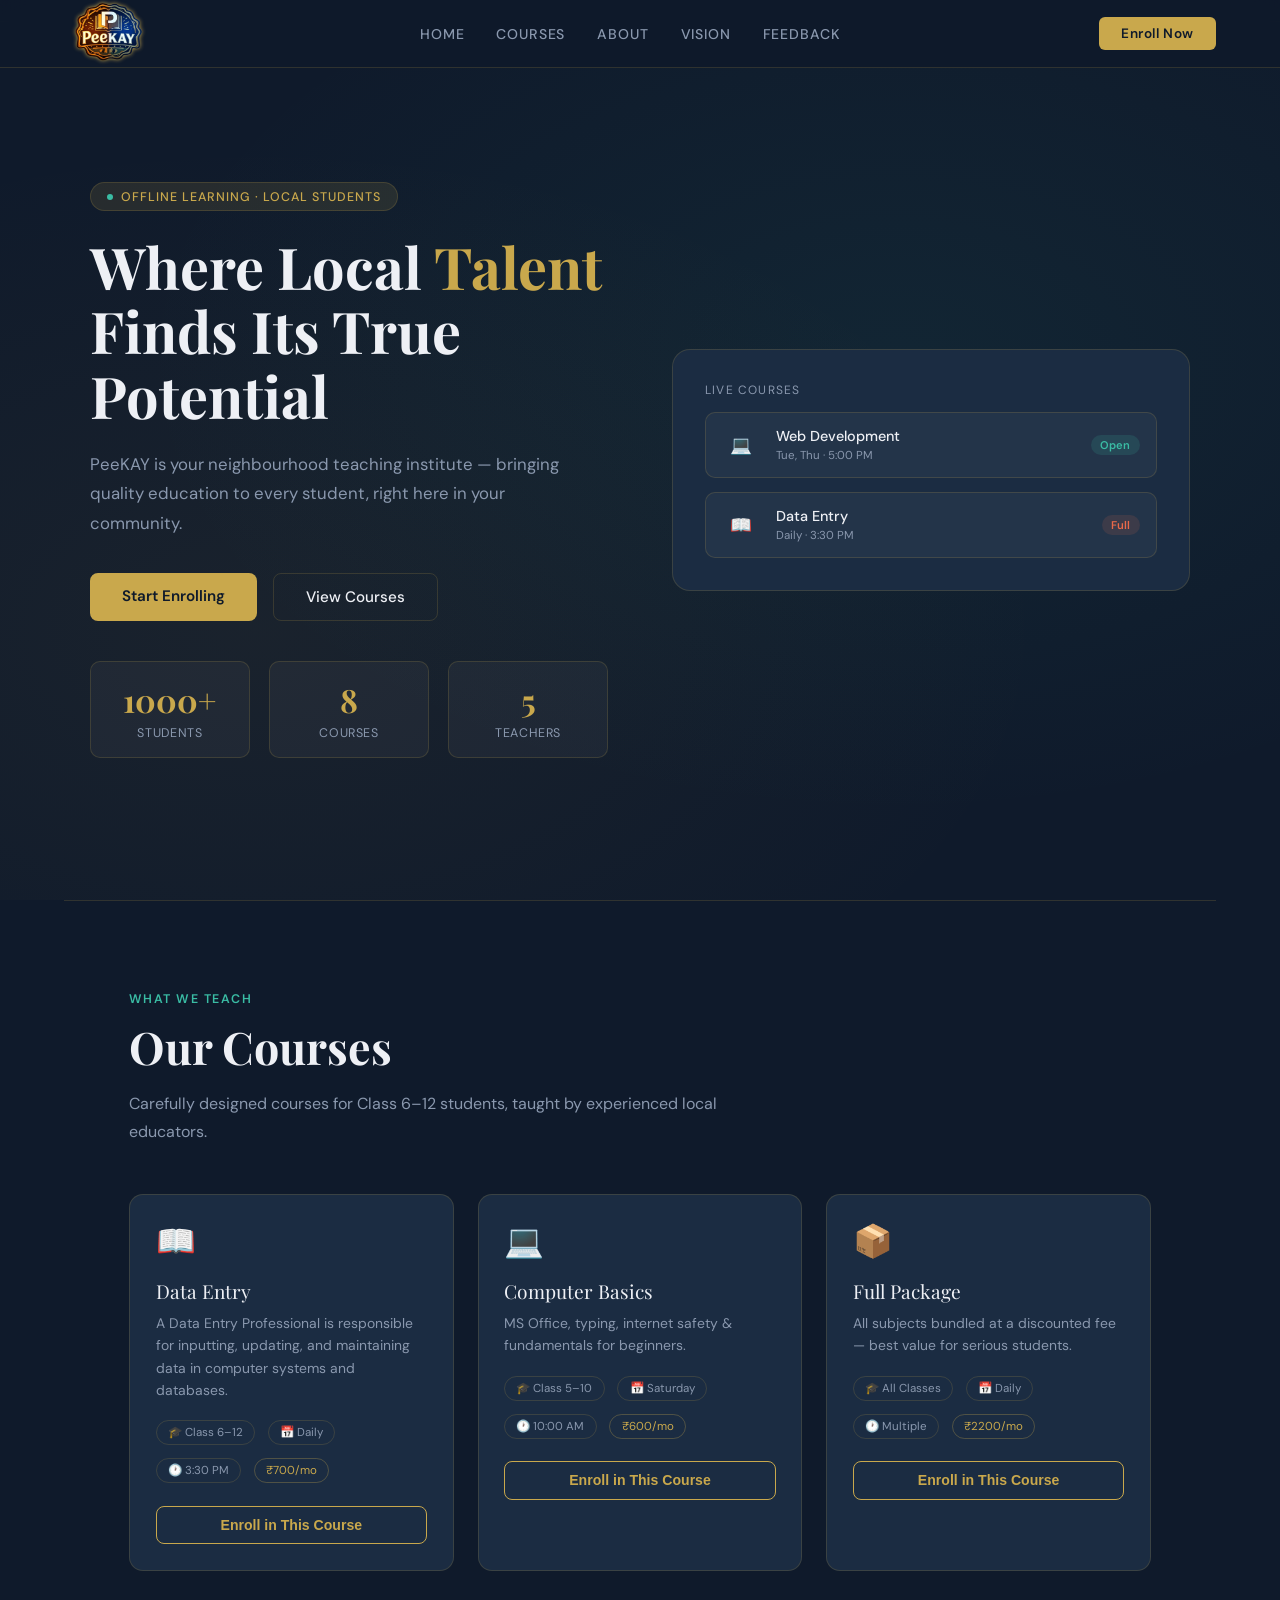
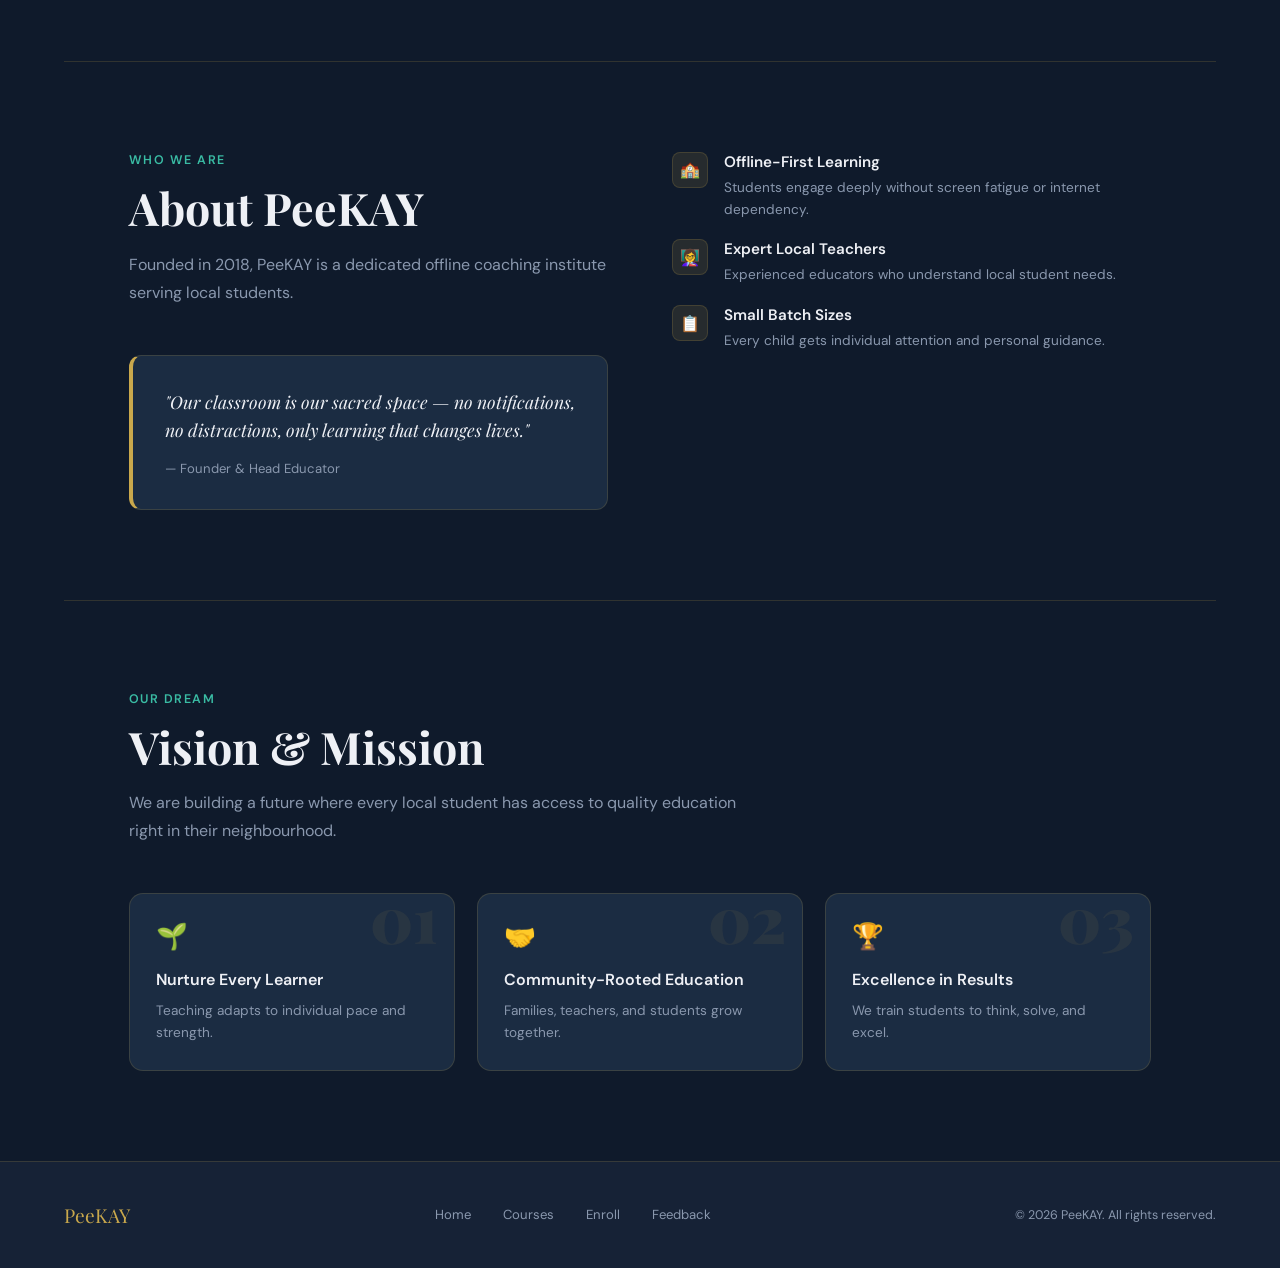
<file: index.html>
<!DOCTYPE html>
<html lang="en">
<head>
<meta name="google-site-verification" content="h5KQljUbAdPoJRwXQvVsHqhK_s_Oh1gnFhaeAOdHrow" />
<meta charset="UTF-8">
<meta name="viewport" content="width=device-width, initial-scale=1.0">
<title>PeeKey Institute</title>
<link href="https://fonts.googleapis.com/css2?family=Playfair+Display:wght@700;900&family=DM+Sans:wght@300;400;500;600&display=swap" rel="stylesheet">
<link rel="stylesheet" href="css/style.css">
</head>
<body>

<nav>
   <a href="index.html" class="logo"><img src="img/peekay_logo1.png" alt="PeeKey Logo"></a>
  <ul>
    <li><a href="index.html">Home</a></li>
    <li><a href="index.html#courses">Courses</a></li>
    <li><a href="index.html#about">About</a></li>
    <li><a href="index.html#vision">Vision</a></li>
    <li><a href="feedback.html">Feedback</a></li>
  </ul>
  <a class="nav-cta" href="register.html">Enroll Now</a>
  <div class="hamburger" onclick="toggleMenu()">
    <span></span><span></span><span></span>
  </div>
</nav>
<div class="mobile-menu" id="mobileMenu">
  <a href="index.html" onclick="closeMenu()">Home</a>
  <a href="index.html#courses" onclick="closeMenu()">Courses</a>
  <a href="index.html#about" onclick="closeMenu()">About</a>
  <a href="index.html#vision" onclick="closeMenu()">Vision</a>
  <a href="feedback.html" onclick="closeMenu()">Feedback</a>
</div>

<section id="home">
  <div class="hero-grid">
    <div>
      <div class="hero-badge">Offline Learning · Local Students</div>
      <h1>Where Local <em>Talent</em> Finds Its True Potential</h1>
      <p class="hero-sub">PeeKAY is your neighbourhood teaching institute — bringing quality education to every student, right here in your community.</p>
      <div class="hero-btns">
        <a href="register.html" class="btn-primary">Start Enrolling</a>
        <a href="#courses" class="btn-outline">View Courses</a>
      </div>
      <div class="hero-stats">
        <div class="stat"><div class="stat-num">1000+</div><div class="stat-label">Students</div></div>
        <div class="stat"><div class="stat-num">8</div><div class="stat-label">Courses</div></div>
        <div class="stat"><div class="stat-num">5</div><div class="stat-label">Teachers</div></div>
      </div>
    </div>
    <div class="hero-visual">
      <div class="course-preview">
        <div style="font-size:0.75rem; color:var(--muted); text-transform:uppercase; letter-spacing:0.1em;">Live Courses</div>
        <div class="cp-item"><div class="cp-icon">💻</div><div><div class="cp-title">Web Development</div><div class="cp-tag">Tue, Thu · 5:00 PM</div></div><span class="cp-badge badge-open">Open</span></div>
        <div class="cp-item"><div class="cp-icon">📖</div><div><div class="cp-title">Data Entry</div><div class="cp-tag">Daily · 3:30 PM</div></div><span class="cp-badge badge-full">Full</span></div>
      </div>  
    </div>
  </div>
</section>

<hr class="divider">

<section id="courses">
  <div class="section-label">What We Teach</div>
  <h2 class="section-title">Our Courses</h2>
  <p class="section-sub">Carefully designed courses for Class 6–12 students, taught by experienced local educators.</p>
  <div class="courses-grid" id="coursesGrid"></div>
</section>

<hr class="divider">

<section id="about">
  <div class="about-grid">
    <div>
      <div class="section-label">Who We Are</div>
      <h2 class="section-title">About PeeKAY</h2>
      <p class="section-sub">Founded in 2018, PeeKAY is a dedicated offline coaching institute serving local students.</p>
      <div class="about-quote">
        <div class="quote-text">"Our classroom is our sacred space — no notifications, no distractions, only learning that changes lives."</div>
        <div class="quote-author">— Founder & Head Educator</div>
      </div>
    </div>
    <div class="about-features">
      <div class="af-item"><div class="af-dot">🏫</div><div><div class="af-title">Offline-First Learning</div><div class="af-desc">Students engage deeply without screen fatigue or internet dependency.</div></div></div>
      <div class="af-item"><div class="af-dot">👩‍🏫</div><div><div class="af-title">Expert Local Teachers</div><div class="af-desc">Experienced educators who understand local student needs.</div></div></div>
      <div class="af-item"><div class="af-dot">📋</div><div><div class="af-title">Small Batch Sizes</div><div class="af-desc">Every child gets individual attention and personal guidance.</div></div></div>
    </div>
  </div>
</section>

<hr class="divider">

<section id="vision">
  <div class="section-label">Our Dream</div>
  <h2 class="section-title">Vision & Mission</h2>
  <p class="section-sub">We are building a future where every local student has access to quality education right in their neighbourhood.</p>
  <div class="vision-cards">
    <div class="vision-card"><div class="vc-num">01</div><div class="vc-icon">🌱</div><div class="vc-title">Nurture Every Learner</div><div class="vc-desc">Teaching adapts to individual pace and strength.</div></div>
    <div class="vision-card"><div class="vc-num">02</div><div class="vc-icon">🤝</div><div class="vc-title">Community-Rooted Education</div><div class="vc-desc">Families, teachers, and students grow together.</div></div>
    <div class="vision-card"><div class="vc-num">03</div><div class="vc-icon">🏆</div><div class="vc-title">Excellence in Results</div><div class="vc-desc">We train students to think, solve, and excel.</div></div>
  </div>
</section>

<footer>
  <div class="foot-logo">PeeKAY</div>
  <div class="foot-links">
    <a href="index.html">Home</a>
    <a href="index.html#courses">Courses</a>
    <a href="register.html">Enroll</a>
    <a href="feedback.html">Feedback</a>
  </div>
  <div class="foot-copy">© 2026 PeeKAY. All rights reserved.</div>
</footer>

<script src="js/main.js"></script>
</body>
</html>
</file>
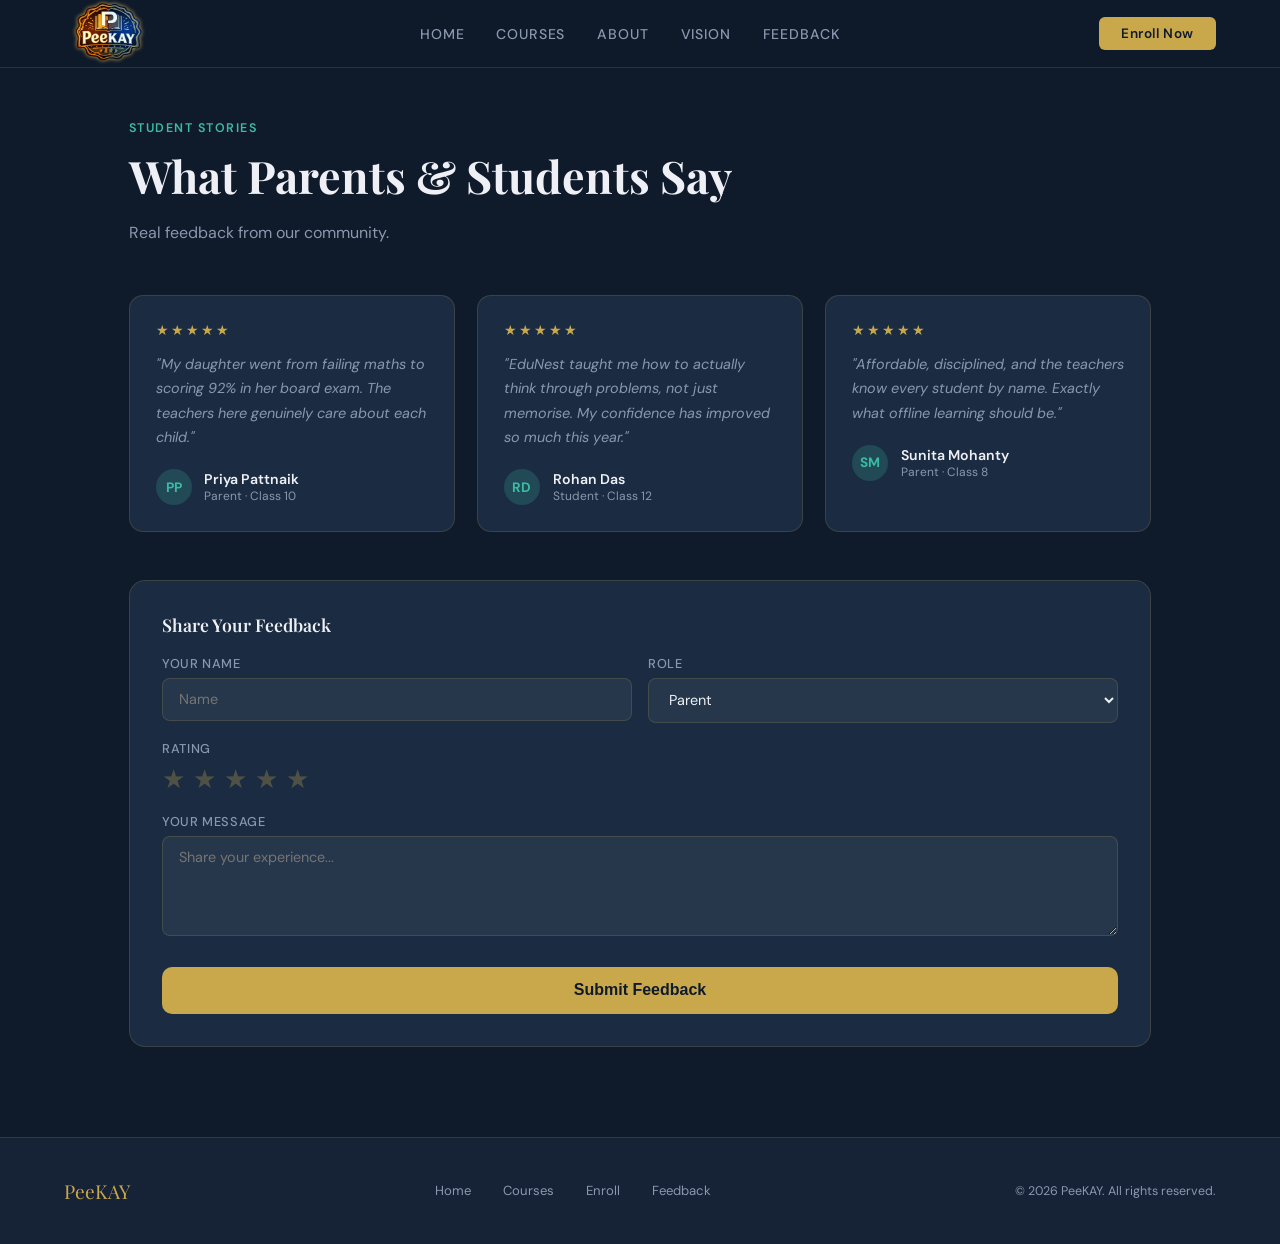
<file: feedback.html>
<!DOCTYPE html>
<html lang="en">
<head>
<meta charset="UTF-8">
<meta name="viewport" content="width=device-width, initial-scale=1.0">
<title>Feedback - PeeKAY Institute</title>
<link href="https://fonts.googleapis.com/css2?family=Playfair+Display:wght@700;900&family=DM+Sans:wght@300;400;500;600&display=swap" rel="stylesheet">
<link rel="stylesheet" href="css/style.css">
</head>
<body>

<nav>
<a href="index.html" class="logo"><img src="img/peekay_logo1.png" alt="PeeKey Logo"></a>
  <ul>
    <li><a href="index.html">Home</a></li>
    <li><a href="index.html#courses">Courses</a></li>
    <li><a href="index.html#about">About</a></li>
    <li><a href="index.html#vision">Vision</a></li>
    <li><a href="feedback.html">Feedback</a></li>
  </ul>
  <a class="nav-cta" href="register.html">Enroll Now</a>
  <div class="hamburger" onclick="toggleMenu()">
    <span></span><span></span><span></span>
  </div>
</nav>
<div class="mobile-menu" id="mobileMenu">
  <a href="index.html" onclick="closeMenu()">Home</a>
  <a href="index.html#courses" onclick="closeMenu()">Courses</a>
  <a href="index.html#about" onclick="closeMenu()">About</a>
  <a href="index.html#vision" onclick="closeMenu()">Vision</a>
  <a href="feedback.html" onclick="closeMenu()">Feedback</a>
</div>

<section class="page-top">
  <div class="section-label">Student Stories</div>
  <h2 class="section-title">What Parents & Students Say</h2>
  <p class="section-sub">Real feedback from our community.</p>
  <div class="testimonials" id="testimonialsGrid"></div>

  <div class="feedback-form">
    <div style="font-weight:600; font-size:1.1rem; color:var(--text); margin-bottom:1.2rem; font-family:'Playfair Display',serif;">Share Your Feedback</div>
    <div class="form-row">
      <div class="form-group"><label>Your Name</label><input type="text" id="fbName" placeholder="Name"></div>
      <div class="form-group"><label>Role</label>
        <select id="fbRole"><option>Parent</option><option>Student</option><option>Alumni</option></select>
      </div>
    </div>

    <div class="form-group">
      <label>Rating</label>
      <div class="rating-wrap">
        <button class="star-btn" onclick="setRating(1)">★</button>
        <button class="star-btn" onclick="setRating(2)">★</button>
        <button class="star-btn" onclick="setRating(3)">★</button>
        <button class="star-btn" onclick="setRating(4)">★</button>
        <button class="star-btn" onclick="setRating(5)">★</button>
      </div>
    </div>

    <div class="form-group"><label>Your Message</label><textarea id="fbMsg" placeholder="Share your experience..."></textarea></div>
    <button class="submit-btn" onclick="submitFeedback()">Submit Feedback</button>
    <div id="fbSuccess" style="display:none; margin-top:1rem; color:var(--accent); font-weight:600;">✅ Thank you! Your feedback has been recorded.</div>
  </div>
</section>

<footer>
  <div class="foot-logo">PeeKAY</div>
  <div class="foot-links">
    <a href="index.html">Home</a>
    <a href="index.html#courses">Courses</a>
    <a href="register.html">Enroll</a>
    <a href="feedback.html">Feedback</a>
  </div>
  <div class="foot-copy">© 2026 PeeKAY. All rights reserved.</div>
</footer>

<script src="js/main.js"></script>
<script src="js/config.js"></script>
<script src="js/feedback.js"></script>
</body>
</html>
</file>
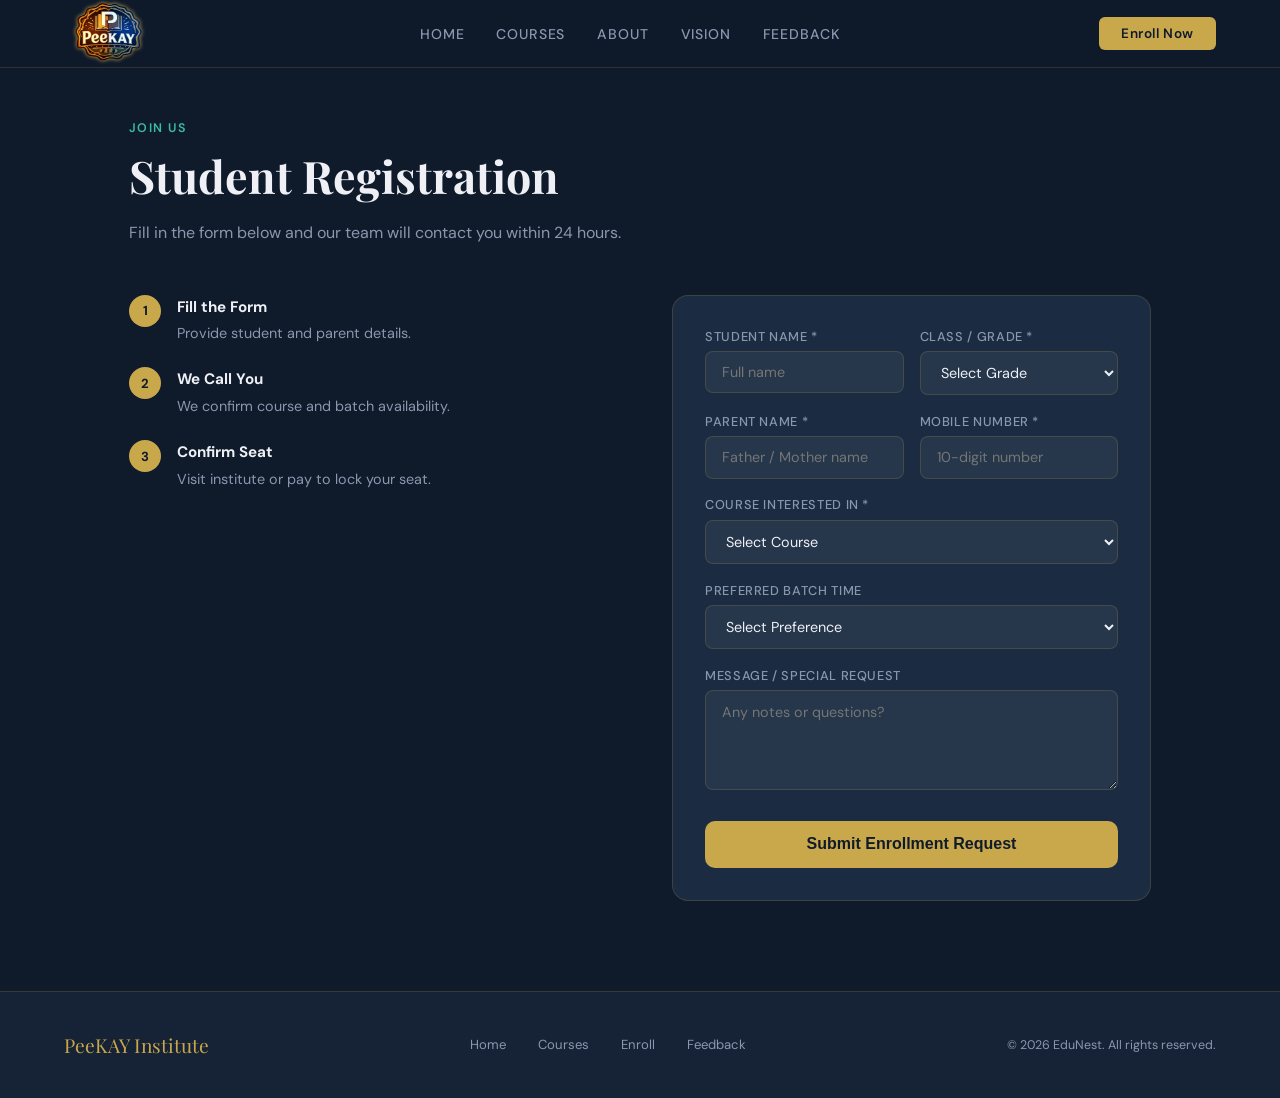
<file: register.html>
<!DOCTYPE html>
<html lang="en">
<head>
<meta charset="UTF-8">
<meta name="viewport" content="width=device-width, initial-scale=1.0">
<title>Register - PeeKAY Institute</title>
<link href="https://fonts.googleapis.com/css2?family=Playfair+Display:wght@700;900&family=DM+Sans:wght@300;400;500;600&display=swap" rel="stylesheet">
<link rel="stylesheet" href="css/style.css">
</head>
<body>

<nav>
  <a href="index.html" class="logo"><img src="img/peekay_logo1.png" alt="PeeKey Logo"></a>
  <ul>
    <li><a href="index.html">Home</a></li>
    <li><a href="index.html#courses">Courses</a></li>
    <li><a href="index.html#about">About</a></li>
    <li><a href="index.html#vision">Vision</a></li>
    <li><a href="feedback.html">Feedback</a></li>
  </ul>
  <a class="nav-cta" href="register.html">Enroll Now</a>
  <div class="hamburger" onclick="toggleMenu()">
    <span></span><span></span><span></span>
  </div>
</nav>
<div class="mobile-menu" id="mobileMenu">
  <a href="index.html" onclick="closeMenu()">Home</a>
  <a href="index.html#courses" onclick="closeMenu()">Courses</a>
  <a href="index.html#about" onclick="closeMenu()">About</a>
  <a href="index.html#vision" onclick="closeMenu()">Vision</a>
  <a href="feedback.html" onclick="closeMenu()">Feedback</a>
</div>

<section class="page-top">
  <div class="section-label">Join Us</div>
  <h2 class="section-title">Student Registration</h2>
  <p class="section-sub">Fill in the form below and our team will contact you within 24 hours.</p>

  <div class="enroll-wrap">
    <div>
      <div class="info-step"><div class="step-num">1</div><div class="step-text"><strong>Fill the Form</strong>Provide student and parent details.</div></div>
      <div class="info-step"><div class="step-num">2</div><div class="step-text"><strong>We Call You</strong>We confirm course and batch availability.</div></div>
      <div class="info-step"><div class="step-num">3</div><div class="step-text"><strong>Confirm Seat</strong>Visit institute or pay to lock your seat.</div></div>
    </div>

    <div class="form-card">
      <div id="enrollFormFields">
        <div class="form-row">
          <div class="form-group"><label>Student Name *</label><input type="text" id="sName" placeholder="Full name"></div>
          <div class="form-group"><label>Class / Grade *</label>
            <select id="sGrade">
              <option value="">Select Grade</option>
              <option>Class 9</option><option>Class 10</option><option>Class 11th</option>
              <option>Class 12th</option><option>+3</option><option>Post Graduate</option><option>Others</option>
            </select>
          </div>
        </div>

        <div class="form-row">
          <div class="form-group"><label>Parent Name *</label><input type="text" id="pName" placeholder="Father / Mother name"></div>
          <div class="form-group"><label>Mobile Number *</label><input type="tel" id="pPhone" placeholder="10-digit number" maxlength="10"></div>
        </div>

        <div class="form-group"><label>Course Interested In *</label>
          <select id="sCourse">
            <option value="">Select Course</option>
            <option>Web Development</option>
            <option>Computer Basics</option>
            <option>Full Package</option>
          </select>
        </div>

        <div class="form-group"><label>Preferred Batch Time</label>
          <select id="sBatch">
            <option value="">Select Preference</option>
            <option>Morning (7:00 AM – 8:30 AM)</option>
            <option>Afternoon (4:00 PM – 5:30 PM)</option>
            <option>Evening (6:30 PM – 8:00 PM)</option>
          </select>
        </div>

        <div class="form-group"><label>Message / Special Request</label><textarea id="sMsg" placeholder="Any notes or questions?"></textarea></div>
        <button class="submit-btn" onclick="submitEnroll()">Submit Enrollment Request</button>
      </div>

      <div class="success-msg" id="successMsg">
        <div style="font-size:2.5rem;">✅</div>
        <p>Enrollment Submitted Successfully!</p>
        <p class="small-note">We'll call you within 24 hours.</p>
      </div>
    </div>
  </div>
</section>

<footer>
  <div class="foot-logo">PeeKAY Institute</div>
  <div class="foot-links">
    <a href="index.html">Home</a>
    <a href="index.html#courses">Courses</a>
    <a href="register.html">Enroll</a>
    <a href="feedback.html">Feedback</a>
  </div>
  <div class="foot-copy">© 2026 EduNest. All rights reserved.</div>
</footer>

<script src="js/main.js"></script>
<script src="js/config.js"></script>
<script src="js/register.js"></script>
</body>
</html>
</file>
<file: css/style.css>
:root {
  --gold: #C9A84C;
  --gold-light: #F0D98A;
  --deep: #0F1A2B;
  --navy: #162236;
  --card: #1B2C42;
  --accent: #3ABCA4;
  --accent2: #E8694A;
  --text: #EEF0F5;
  --muted: #8A98AE;
  --border: rgba(201,168,76,0.18);
}
* { margin: 0; padding: 0; box-sizing: border-box; scroll-behavior: smooth; }
body { background: var(--deep); color: var(--text); font-family: 'DM Sans', sans-serif; overflow-x: hidden; }
nav {
  position: fixed; top: 0; width: 100%; z-index: 100;
  background: rgba(15,26,43,0.92); backdrop-filter: blur(14px);
  border-bottom: 1px solid var(--border);
  display: flex; align-items: center; justify-content: space-between;
  padding: 0 5vw; height: 68px;
}
.logo img{
  width: 88px; height: 78px; margin-right: 0.6rem; filter: drop-shadow(0 0 2px var(--gold));
}
.logo span { color: var(--accent); }
nav ul { list-style: none; display: flex; gap: 2rem; }
nav ul a { color: var(--muted); text-decoration: none; font-size: 0.88rem; font-weight: 500; letter-spacing: 0.06em; text-transform: uppercase; transition: color 0.2s; }
nav ul a:hover, nav ul a.active { color: var(--gold); }
.nav-cta {
  background: var(--gold); color: var(--deep); border: none; padding: 0.5rem 1.4rem;
  border-radius: 6px; font-weight: 600; font-size: 0.85rem; cursor: pointer; letter-spacing: 0.04em;
  transition: background 0.2s; text-decoration:none;
}
.nav-cta:hover { background: var(--gold-light); }
.hamburger { display: none; flex-direction: column; gap: 5px; cursor: pointer; }
.hamburger span { width: 24px; height: 2px; background: var(--gold); border-radius: 2px; transition: 0.3s; }
.mobile-menu {
  position: fixed; top: 68px; left: 0; right: 0; background: rgba(15,26,43,0.98);
  padding: 1.5rem; display: flex; flex-direction: column; gap: 1.2rem;
  border-bottom: 1px solid var(--border); z-index: 99; transform: translateY(-120%);
  transition: transform 0.3s; pointer-events: none;
}
.mobile-menu.open { transform: translateY(0); pointer-events: all; }
.mobile-menu a { color: var(--muted); text-decoration: none; font-weight: 500; font-size: 1rem; }
section { padding: 90px 5vw; max-width: 1150px; margin: 0 auto; }
.page-top { padding-top: 120px; }
.section-label { font-size: 0.78rem; color: var(--accent); text-transform: uppercase; letter-spacing: 0.12em; font-weight: 600; margin-bottom: 0.8rem; }
.section-title { font-family: 'Playfair Display', serif; font-size: clamp(2rem, 3.5vw, 2.8rem); color: var(--text); margin-bottom: 1rem; line-height: 1.2; }
.section-sub { color: var(--muted); font-size: 1rem; line-height: 1.75; max-width: 620px; margin-bottom: 3rem; }
hr.divider { border: none; border-top: 1px solid var(--border); margin: 0 5vw; }

/* HERO */
#home {
  min-height: 100vh; display: flex; align-items: center; justify-content: center;
  padding: 100px 5vw 60px; position: relative; overflow: hidden; max-width: 100%;
  background: radial-gradient(ellipse at 70% 40%, rgba(58,188,164,0.07) 0%, transparent 60%),
              radial-gradient(ellipse at 20% 70%, rgba(201,168,76,0.06) 0%, transparent 55%),
              var(--deep);
}
.hero-grid { display: grid; grid-template-columns: 1fr 1fr; gap: 4rem; align-items: center; max-width: 1100px; width: 100%; margin:0 auto; }
.hero-badge {
  display: inline-flex; align-items: center; gap: 0.5rem;
  background: rgba(201,168,76,0.12); border: 1px solid var(--border);
  padding: 0.35rem 1rem; border-radius: 50px; font-size: 0.78rem;
  color: var(--gold); font-weight: 500; letter-spacing: 0.08em; text-transform: uppercase;
  margin-bottom: 1.4rem;
}
.hero-badge::before { content: ''; width: 6px; height: 6px; background: var(--accent); border-radius: 50%; animation: pulse 1.8s infinite; }
@keyframes pulse { 0%,100%{opacity:1} 50%{opacity:0.3} }
h1 { font-family: 'Playfair Display', serif; font-size: clamp(2.4rem, 4.5vw, 3.8rem); line-height: 1.12; color: var(--text); margin-bottom: 1.4rem; }
h1 em { color: var(--gold); font-style: normal; }
.hero-sub { font-size: 1.05rem; color: var(--muted); line-height: 1.75; max-width: 480px; margin-bottom: 2.2rem; }
.hero-btns { display: flex; gap: 1rem; flex-wrap: wrap; }
.btn-primary {
  background: var(--gold); color: var(--deep); padding: 0.8rem 2rem;
  border-radius: 8px; font-weight: 600; font-size: 0.95rem; cursor: pointer;
  border: none; text-decoration: none; transition: background 0.2s, transform 0.15s;
}
.btn-primary:hover { background: var(--gold-light); transform: translateY(-1px); }
.btn-outline {
  border: 1.5px solid var(--border); color: var(--text); padding: 0.8rem 2rem;
  border-radius: 8px; font-weight: 500; font-size: 0.95rem; cursor: pointer;
  background: transparent; text-decoration: none; transition: border-color 0.2s, transform 0.15s;
}
.btn-outline:hover { border-color: var(--gold); color: var(--gold); transform: translateY(-1px); }
.hero-stats { display: grid; grid-template-columns: repeat(3,1fr); gap: 1.2rem; margin-top: 2.5rem; }
.stat { text-align: center; padding: 1rem; background: rgba(255,255,255,0.04); border: 1px solid var(--border); border-radius: 10px; }
.stat-num { font-family: 'Playfair Display', serif; font-size: 2rem; color: var(--gold); font-weight: 700; }
.stat-label { font-size: 0.78rem; color: var(--muted); margin-top: 0.25rem; letter-spacing: 0.05em; text-transform: uppercase; }
.hero-visual { background: var(--card); border: 1px solid var(--border); border-radius: 18px; padding: 2rem; position: relative; overflow: hidden; }
.course-preview { display: flex; flex-direction: column; gap: 0.9rem; }
.cp-item { display: flex; align-items: center; gap: 1rem; padding: 0.8rem 1rem; background: rgba(255,255,255,0.04); border-radius: 10px; border: 1px solid var(--border); }
.cp-icon { width: 38px; height: 38px; border-radius: 8px; display: flex; align-items: center; justify-content: center; font-size: 1.1rem; flex-shrink: 0; }
.cp-title { font-weight: 500; font-size: 0.9rem; color: var(--text); }
.cp-tag { font-size: 0.72rem; color: var(--muted); margin-top: 0.15rem; }
.cp-badge { margin-left: auto; font-size: 0.7rem; padding: 0.2rem 0.6rem; border-radius: 20px; font-weight: 600; white-space: nowrap; }
.badge-open { background: rgba(58,188,164,0.15); color: var(--accent); }
.badge-full { background: rgba(232,105,74,0.12); color: var(--accent2); }

/* COURSES */
.courses-grid { display: grid; grid-template-columns: repeat(auto-fill, minmax(270px, 1fr)); gap: 1.5rem; }
.course-card { background: var(--card); border: 1px solid var(--border); border-radius: 14px; padding: 1.6rem; transition: transform 0.2s, border-color 0.2s; }
.course-card:hover { transform: translateY(-4px); border-color: var(--gold); }
.cc-icon { font-size: 2rem; margin-bottom: 1rem; }
.cc-name { font-family: 'Playfair Display', serif; font-size: 1.2rem; color: var(--text); margin-bottom: 0.5rem; }
.cc-desc { font-size: 0.87rem; color: var(--muted); line-height: 1.6; margin-bottom: 1.2rem; }
.cc-meta { display: flex; gap: 0.8rem; flex-wrap: wrap; margin-bottom: 1.4rem; }
.cc-pill { font-size: 0.72rem; padding: 0.25rem 0.7rem; border-radius: 20px; border: 1px solid var(--border); color: var(--muted); }
.cc-enroll { width: 100%; padding: 0.65rem; background: transparent; border: 1.5px solid var(--gold); color: var(--gold); border-radius: 8px; font-weight: 600; font-size: 0.88rem; cursor: pointer; transition: background 0.2s, color 0.2s; }
.cc-enroll:hover { background: var(--gold); color: var(--deep); }

/* ABOUT / VISION */
.about-grid, .enroll-wrap { display: grid; grid-template-columns: 1fr 1fr; gap: 4rem; align-items: start; }
.about-features { display: flex; flex-direction: column; gap: 1.2rem; }
.af-item { display: flex; gap: 1rem; align-items: flex-start; }
.af-dot { width: 36px; height: 36px; background: rgba(201,168,76,0.12); border: 1px solid var(--border); border-radius: 8px; display: flex; align-items: center; justify-content: center; font-size: 1rem; flex-shrink: 0; }
.af-title { font-weight: 600; font-size: 0.95rem; color: var(--text); margin-bottom: 0.3rem; }
.af-desc { font-size: 0.85rem; color: var(--muted); line-height: 1.6; }
.about-quote { background: var(--card); border: 1px solid var(--border); border-left: 4px solid var(--gold); border-radius: 12px; padding: 2rem; margin-top: 2rem; }
.quote-text { font-family: 'Playfair Display', serif; font-size: 1.1rem; color: var(--text); line-height: 1.6; margin-bottom: 1rem; font-style: italic; }
.quote-author { font-size: 0.82rem; color: var(--muted); }
.vision-cards { display: grid; grid-template-columns: repeat(auto-fill, minmax(250px, 1fr)); gap: 1.4rem; }
.vision-card { background: var(--card); border: 1px solid var(--border); border-radius: 14px; padding: 1.6rem; position: relative; overflow: hidden; }
.vc-num { font-family: 'Playfair Display', serif; font-size: 4rem; color: rgba(201,168,76,0.08); position: absolute; top: -0.5rem; right: 1rem; font-weight: 900; line-height: 1; }
.vc-icon { font-size: 1.6rem; margin-bottom: 1rem; }
.vc-title { font-weight: 600; font-size: 1rem; color: var(--text); margin-bottom: 0.6rem; }
.vc-desc { font-size: 0.85rem; color: var(--muted); line-height: 1.65; }

/* FORMS */
.info-step { display: flex; gap: 1rem; align-items: flex-start; margin-bottom: 1.4rem; }
.step-num { width: 32px; height: 32px; background: var(--gold); color: var(--deep); border-radius: 50%; display: flex; align-items: center; justify-content: center; font-weight: 700; font-size: 0.82rem; flex-shrink: 0; }
.step-text { font-size: 0.9rem; color: var(--muted); line-height: 1.6; }
.step-text strong { color: var(--text); display: block; margin-bottom: 0.2rem; font-size: 0.95rem; }
.form-card, .enroll-form, .feedback-form, .admin-card { background: var(--card); border: 1px solid var(--border); border-radius: 16px; padding: 2rem; }
.form-row { display: grid; grid-template-columns: 1fr 1fr; gap: 1rem; }
.form-group { margin-bottom: 1.1rem; }
.form-group label { display: block; font-size: 0.8rem; color: var(--muted); margin-bottom: 0.4rem; font-weight: 500; letter-spacing: 0.05em; text-transform: uppercase; }
.form-group input, .form-group select, .form-group textarea {
  width: 100%; padding: 0.7rem 1rem; background: rgba(255,255,255,0.05);
  border: 1px solid var(--border); border-radius: 8px; color: var(--text);
  font-family: 'DM Sans', sans-serif; font-size: 0.9rem; outline: none; transition: border-color 0.2s;
}
.form-group input:focus, .form-group select:focus, .form-group textarea:focus { border-color: var(--gold); }
.form-group select option { background: var(--card); color: var(--text); }
.form-group textarea { resize: vertical; min-height: 100px; }
.submit-btn { width: 100%; padding: 0.9rem; background: var(--gold); color: var(--deep); border: none; border-radius: 10px; font-weight: 700; font-size: 1rem; cursor: pointer; transition: background 0.2s, transform 0.15s; margin-top: 0.5rem; }
.submit-btn:hover { background: var(--gold-light); transform: translateY(-1px); }
.success-msg { display: none; text-align: center; padding: 1.5rem; color: var(--accent); font-weight:600; }
.rating-wrap { display: flex; gap: 0.5rem; margin-bottom: 1.2rem; }
.star-btn { background: none; border: none; font-size: 1.6rem; cursor: pointer; opacity: 0.3; transition: opacity 0.15s, transform 0.15s; color: var(--gold); }
.star-btn.active { opacity: 1; transform: scale(1.15); }

/* TESTIMONIALS */
.testimonials { display: grid; grid-template-columns: repeat(auto-fill, minmax(290px, 1fr)); gap: 1.4rem; margin-bottom: 3rem; }
.tcard { background: var(--card); border: 1px solid var(--border); border-radius: 14px; padding: 1.6rem; }
.stars { color: var(--gold); font-size: 0.9rem; margin-bottom: 0.8rem; letter-spacing: 2px; }
.ttext { font-size: 0.9rem; color: var(--muted); line-height: 1.7; margin-bottom: 1.2rem; font-style: italic; }
.tauthor { display: flex; align-items: center; gap: 0.8rem; }
.t-avatar { width: 36px; height: 36px; border-radius: 50%; background: rgba(58,188,164,0.2); display: flex; align-items: center; justify-content: center; font-weight: 700; font-size: 0.85rem; color: var(--accent); flex-shrink: 0; }
.t-name { font-weight: 600; font-size: 0.88rem; color: var(--text); }
.t-sub { font-size: 0.75rem; color: var(--muted); }

.admin-grid { display:grid; grid-template-columns: repeat(auto-fit, minmax(260px, 1fr)); gap:1.5rem; }
.admin-card p { color:var(--muted); line-height:1.6; margin:0.8rem 0 1.2rem; }
.admin-card h3 { font-family:'Playfair Display', serif; color:var(--gold); }
.small-note { color:var(--muted); font-size:0.85rem; line-height:1.6; margin-top:1rem; }

footer { background: var(--navy); border-top: 1px solid var(--border); padding: 2.5rem 5vw; display: flex; align-items: center; justify-content: space-between; flex-wrap: wrap; gap: 1rem; }
.foot-logo { font-family: 'Playfair Display', serif; font-size: 1.2rem; color: var(--gold); }
.foot-links { display: flex; gap: 2rem; flex-wrap:wrap; }
.foot-links a { color: var(--muted); font-size: 0.82rem; text-decoration: none; transition: color 0.2s; }
.foot-links a:hover { color: var(--gold); }
.foot-copy { color: var(--muted); font-size: 0.78rem; }

@media(max-width: 900px) {
  .hero-grid, .about-grid, .enroll-wrap { grid-template-columns: 1fr; gap: 2.5rem; }
  .hero-visual { display: none; }
  nav ul, .nav-cta { display: none; }
  .hamburger { display: flex; }
  .form-row { grid-template-columns: 1fr; }
}
@media(max-width: 480px) {
  section { padding: 60px 4vw; }
  .page-top { padding-top: 100px; }
  .hero-stats { grid-template-columns: 1fr 1fr 1fr; }
  .stat-num { font-size: 1.5rem; }
}
</file>
